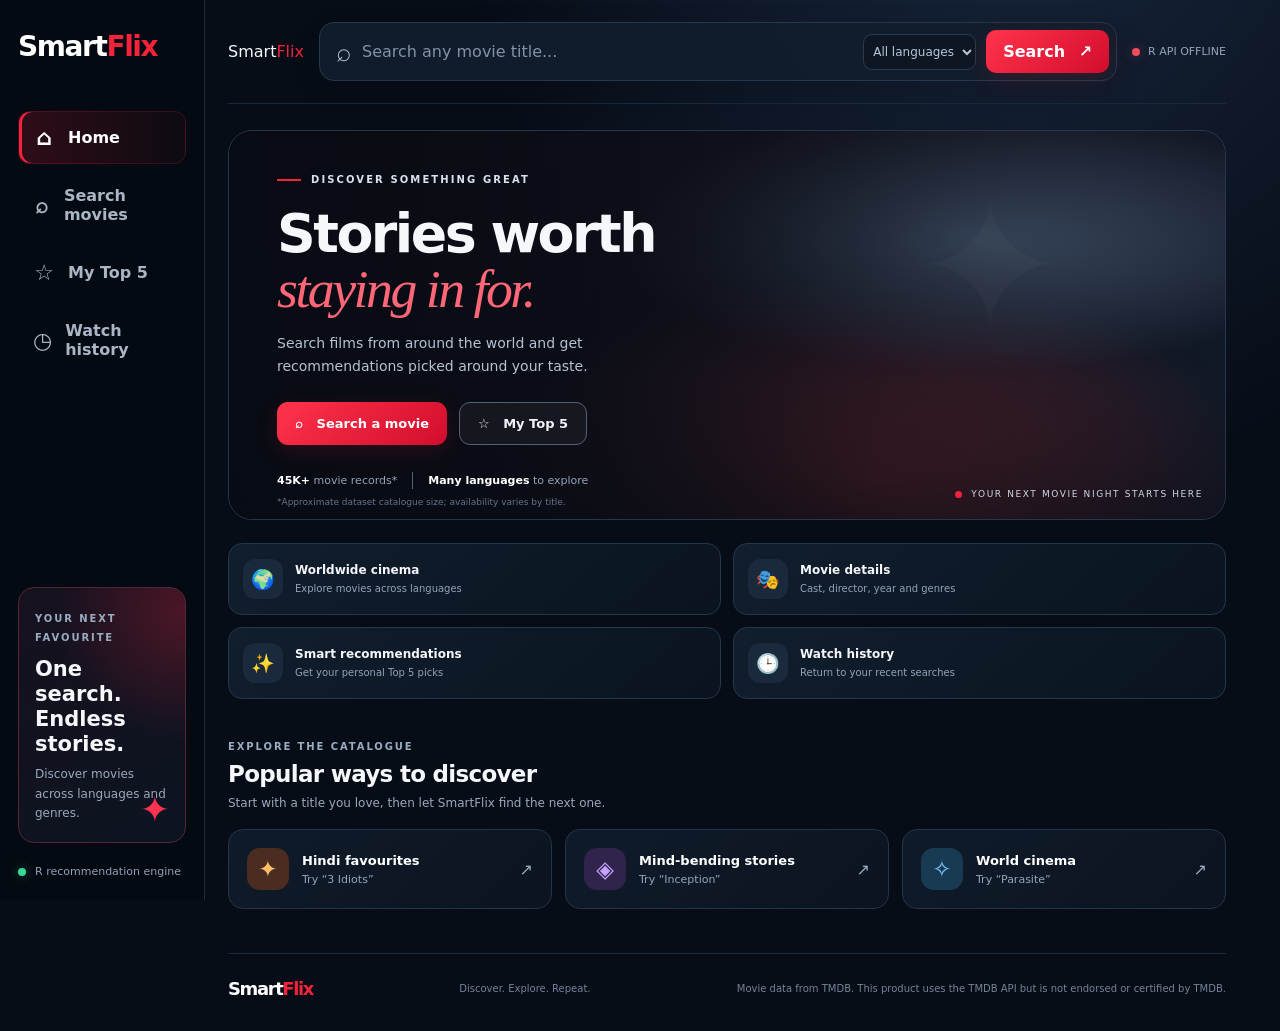
<file: frontend/index.html>
<!doctype html>
<html lang="en">
<head>
  <meta charset="utf-8">
  <meta name="viewport" content="width=device-width, initial-scale=1">
  <meta name="theme-color" content="#070d17">
  <title>SmartFlix — Discover your next movie</title>
  <link rel="preconnect" href="https://image.tmdb.org">
  <link rel="stylesheet" href="styles.css">
</head>
<body>
  <div class="app-shell">
    <aside class="sidebar">
      <a class="brand" href="#" id="homeLink">Smart<span>Flix</span></a>
      <nav class="side-nav" aria-label="Main navigation">
        <button class="nav-item active" data-view="home"><span>⌂</span> Home</button>
        <button class="nav-item" data-view="search"><span>⌕</span> Search movies</button>
        <button class="nav-item" data-view="top5"><span>☆</span> My Top 5</button>
        <button class="nav-item" data-view="history"><span>◷</span> Watch history</button>
      </nav>
      <div class="sidebar-promo">
        <span class="eyebrow">YOUR NEXT FAVOURITE</span>
        <h3>One search.<br>Endless stories.</h3>
        <p>Discover movies across languages and genres.</p>
        <span class="promo-spark">✦</span>
      </div>
      <div class="sidebar-bottom"><span class="live-dot"></span> R recommendation engine</div>
    </aside>

    <main class="main-content">
      <header class="topbar">
        <div class="mobile-brand">Smart<span>Flix</span></div>
        <div class="topbar-copy"><span class="eyebrow">YOUR PERSONAL CINEMA</span><strong>Find your next favourite</strong></div>
        <form class="search-form" id="searchForm" autocomplete="off">
          <span class="search-icon">⌕</span>
          <input id="movieInput" type="search" placeholder="Search any movie title..." aria-label="Search movie title">
          <select id="languageFilter" aria-label="Filter language">
            <option value="All">All languages</option>
            <option value="Hindi">Hindi</option><option value="English">English</option>
            <option value="Marathi">Marathi</option><option value="Tamil">Tamil</option>
            <option value="Telugu">Telugu</option><option value="Malayalam">Malayalam</option>
            <option value="Kannada">Kannada</option><option value="Korean">Korean</option>
            <option value="Japanese">Japanese</option><option value="Spanish">Spanish</option>
            <option value="French">French</option><option value="Bengali">Bengali</option>
            <option value="Chinese">Chinese</option><option value="German">German</option>
          </select>
          <button class="search-button" type="submit">Search <span>↗</span></button>
          <div class="suggestions hidden" id="suggestions"></div>
        </form>
        <div class="api-state" title="R API status"><span class="live-dot" id="statusDot"></span><span id="statusText">Connecting to R…</span></div>
      </header>

      <section class="hero" id="hero">
        <div class="hero-art" id="heroArt"></div>
        <div class="hero-shade"></div>
        <div class="hero-content">
          <span class="hero-kicker"><span class="kicker-line"></span> DISCOVER SOMETHING GREAT</span>
          <h1>Stories worth<br><em>staying in for.</em></h1>
          <p>Search films from around the world and get recommendations picked around your taste.</p>
          <div class="hero-actions">
            <button class="primary-button" id="heroSearchButton">⌕ &nbsp; Search a movie</button>
            <button class="secondary-button" id="heroTopButton">☆ &nbsp; My Top 5</button>
          </div>
          <div class="hero-stats"><span><b>45K+</b> movie records*</span><span class="stat-divider"></span><span><b>Many languages</b> to explore</span></div>
          <small class="fine-print">*Approximate dataset catalogue size; availability varies by title.</small>
        </div>
        <div class="hero-caption"><span class="caption-dot"></span> YOUR NEXT MOVIE NIGHT STARTS HERE</div>
      </section>

      <section class="feature-strip" aria-label="SmartFlix features">
        <div class="feature-pill"><span>🌍</span><div><b>Worldwide cinema</b><small>Explore movies across languages</small></div></div>
        <div class="feature-pill"><span>🎭</span><div><b>Movie details</b><small>Cast, director, year and genres</small></div></div>
        <div class="feature-pill"><span>✨</span><div><b>Smart recommendations</b><small>Get your personal Top 5 picks</small></div></div>
        <div class="feature-pill"><span>🕒</span><div><b>Watch history</b><small>Return to your recent searches</small></div></div>
      </section>

      <section class="content-section hidden" id="searchResultsSection">
        <div class="section-heading"><div><span class="eyebrow">MATCHING YOUR SEARCH</span><h2 id="searchHeading">Search results</h2></div><span class="result-count" id="searchCount"></span></div>
        <div class="movie-grid" id="searchResults"></div>
        <p class="empty-state hidden" id="searchEmpty">No matches found. Try another title or set language to All languages.</p>
      </section>

      <section class="content-section hidden" id="recommendationsSection">
        <div class="section-heading"><div><span class="eyebrow">BUILT AROUND YOUR PICK</span><h2>Because you searched <span id="selectedTitle">—</span></h2><p class="section-subtitle" id="selectedSummary"></p></div><span class="result-count" id="recCount"></span></div>
        <div class="selected-movie" id="selectedMovie"></div>
        <div class="section-heading compact"><div><span class="eyebrow">YOUR PERSONAL SHORTLIST</span><h2>Top 5 recommendations</h2></div><span class="top5-label">✦ SMARTFLIX PICKS</span></div>
        <div class="movie-grid top-five-grid" id="recommendationGrid"></div>
        <p class="empty-state hidden" id="recEmpty">No similar movies were found for this selection. Try another movie.</p>
      </section>

      <section class="content-section" id="welcomeSection">
        <div class="section-heading"><div><span class="eyebrow">EXPLORE THE CATALOGUE</span><h2>Popular ways to discover</h2><p class="section-subtitle">Start with a title you love, then let SmartFlix find the next one.</p></div></div>
        <div class="discovery-grid">
          <button class="discovery-card" data-query="3 Idiots"><span class="discovery-icon orange">✦</span><span><b>Hindi favourites</b><small>Try “3 Idiots”</small></span><span class="discovery-arrow">↗</span></button>
          <button class="discovery-card" data-query="Inception"><span class="discovery-icon purple">◈</span><span><b>Mind-bending stories</b><small>Try “Inception”</small></span><span class="discovery-arrow">↗</span></button>
          <button class="discovery-card" data-query="Parasite"><span class="discovery-icon blue">✧</span><span><b>World cinema</b><small>Try “Parasite”</small></span><span class="discovery-arrow">↗</span></button>
        </div>
      </section>

      <section class="content-section hidden" id="top5View">
        <div class="section-heading"><div><span class="eyebrow">YOUR PERSONAL SHORTLIST</span><h2>My Top 5</h2><p class="section-subtitle">Your latest five recommendations appear here after a movie search.</p></div></div>
        <div class="movie-grid top-five-grid" id="top5Grid"></div>
        <p class="empty-state" id="top5Empty">Search for a movie to create your personal Top 5 list.</p>
      </section>

      <section class="content-section hidden" id="historyView">
        <div class="section-heading"><div><span class="eyebrow">PICK UP WHERE YOU LEFT OFF</span><h2>Watch history</h2><p class="section-subtitle">Movies you have searched for on this browser.</p></div><button class="secondary-button small-button" id="clearHistory">Clear history</button></div>
        <div class="movie-grid" id="historyGrid"></div>
        <p class="empty-state" id="historyEmpty">Your history will appear here after you search for movies.</p>
      </section>
      <footer class="footer"><span class="brand footer-brand">Smart<span>Flix</span></span><span>Discover. Explore. Repeat.</span><span>Movie data from TMDB. This product uses the TMDB API but is not endorsed or certified by TMDB.</span></footer>
    </main>
  </div>

  <div class="toast hidden" id="toast" role="status"></div>
  <div class="modal hidden" id="detailModal" role="dialog" aria-modal="true" aria-labelledby="modalTitle">
    <button class="modal-backdrop" data-close-modal aria-label="Close details"></button>
    <article class="modal-card"><button class="modal-close" data-close-modal aria-label="Close">×</button><div id="modalContent"></div></article>
  </div>
  <script src="config.js"></script>
  <script src="app.js"></script>
</body>
</html>
</file>
<file: frontend/styles.css>
:root{--bg:#070d17;--panel:#0c1522;--panel2:#101d2c;--line:#223247;--text:#f5f7fb;--muted:#9aa9bc;--red:#f5223c;--red2:#b90f2a;--gold:#ffbd55;--radius:18px}*{box-sizing:border-box}html{scroll-behavior:smooth}body{margin:0;background:radial-gradient(ellipse at 80% -20%,#192840 0,transparent 40%),var(--bg);color:var(--text);font-family:Inter,ui-sans-serif,system-ui,-apple-system,"Segoe UI",sans-serif}button,input,select{font:inherit}button{cursor:pointer}.app-shell{min-height:100vh}.sidebar{position:fixed;inset:0 auto 0 0;width:236px;padding:30px 18px 22px;background:rgba(5,10,18,.92);border-right:1px solid #1b293a;display:flex;flex-direction:column;z-index:10}.brand{font-size:28px;font-weight:850;letter-spacing:-1.4px;color:#fff;text-decoration:none}.brand span,.mobile-brand span{color:var(--red)}.side-nav{display:grid;gap:8px;margin-top:48px}.nav-item{border:1px solid transparent;background:transparent;color:#aab6c6;text-align:left;padding:13px 14px;border-radius:12px;display:flex;align-items:center;gap:13px;font-weight:600;transition:.2s}.nav-item span{font-size:22px;width:22px;text-align:center}.nav-item:hover,.nav-item.active{background:linear-gradient(90deg,rgba(245,34,60,.18),rgba(245,34,60,.04));border-color:rgba(245,34,60,.18);color:#fff}.nav-item.active{box-shadow:inset 3px 0 var(--red)}.sidebar-promo{margin-top:auto;margin-bottom:22px;position:relative;overflow:hidden;padding:19px 16px;border:1px solid #552535;border-radius:16px;background:radial-gradient(circle at 100% 10%,rgba(245,34,60,.25),transparent 45%),linear-gradient(145deg,#17111e,#0c1421)}.eyebrow{font-size:10px;letter-spacing:1.9px;font-weight:800;color:#9aacc2}.sidebar-promo h3{font-size:21px;line-height:1.2;margin:12px 0 8px}.sidebar-promo p{font-size:12px;color:var(--muted);line-height:1.6;margin:0;max-width:150px}.promo-spark{position:absolute;right:15px;bottom:12px;font-size:36px;color:#fa3450}.sidebar-bottom{display:flex;align-items:center;gap:9px;font-size:11px;color:#93a1b5}.live-dot{width:8px;height:8px;border-radius:50%;display:inline-block;background:#36d99a;box-shadow:0 0 12px #36d99a66;flex-shrink:0}.live-dot.offline{background:#f34c5f;box-shadow:0 0 12px #f34c5f66}.main-content{margin-left:236px;padding:0 34px;width:calc(100% - 236px);max-width:none;min-width:0}.topbar{min-height:104px;display:flex;align-items:center;gap:25px;border-bottom:1px solid #1a293a}.topbar-copy{min-width:170px;display:grid;gap:5px}.topbar-copy strong{font-size:15px}.search-form{position:relative;display:flex;align-items:center;gap:10px;min-width:200px;flex:1;padding:7px;background:rgba(17,29,44,.94);border:1px solid #26384d;border-radius:15px;box-shadow:0 8px 28px #0002}.search-icon{font-size:26px;color:#a8b7ca;padding-left:9px}.search-form input{width:100%;min-width:70px;background:transparent;border:0;outline:0;color:#fff;padding:11px 0}.search-form input::placeholder{color:#8292a8}.search-form select{max-width:142px;color:#b8c6d7;background:#0d1724;border:1px solid #2a3a4d;border-radius:9px;padding:9px 5px;outline:none;font-size:12px}.search-button,.primary-button{border:0;background:linear-gradient(135deg,#ff334c,#d20d2c);color:white;border-radius:10px;padding:12px 17px;font-weight:750;white-space:nowrap;box-shadow:0 6px 22px #f5223c24}.search-button span{margin-left:8px}.search-button:hover,.primary-button:hover{filter:brightness(1.12);transform:translateY(-1px)}.api-state{display:flex;align-items:center;gap:8px;color:#93a5bb;font-size:11px;white-space:nowrap}.hero{height:390px;margin:26px 0 40px;position:relative;overflow:hidden;border:1px solid #29364a;border-radius:24px;background:linear-gradient(115deg,#261521,#18263b 55%,#0d1725);isolation:isolate}.hero-art{position:absolute;inset:0;background:radial-gradient(ellipse at 75% 28%,#4d607b 0,transparent 34%),radial-gradient(ellipse at 65% 90%,#762a35 0,transparent 42%),linear-gradient(120deg,#261521,#101b2a);z-index:-2}.hero-art:after{content:"✦";position:absolute;right:16%;top:8%;font-size:180px;color:#ffffff0b}.hero-shade{position:absolute;inset:0;background:linear-gradient(90deg,rgba(7,11,19,.97) 0%,rgba(7,11,19,.78) 38%,rgba(7,11,19,.1) 100%),linear-gradient(0deg,rgba(7,11,19,.5),transparent 35%);z-index:-1}.hero-content{padding:43px 48px;max-width:590px}.hero-kicker{font-size:10px;letter-spacing:2.1px;color:#d9e1ec;font-weight:800;display:flex;align-items:center;gap:10px}.kicker-line{width:24px;height:2px;background:var(--red)}.hero h1{font-size:clamp(38px,4.2vw,58px);line-height:1.02;letter-spacing:-2.5px;margin:22px 0 15px}.hero h1 em{font-family:Georgia,serif;color:#ff6677;font-weight:500}.hero-content>p{font-size:14px;line-height:1.7;color:#b7c2d1;max-width:390px}.hero-actions{display:flex;gap:12px;margin-top:23px}.primary-button,.secondary-button{padding:13px 18px;border-radius:11px;font-size:13px;font-weight:750}.secondary-button{background:#ffffff0b;border:1px solid #526176;color:#f0f4fa}.secondary-button:hover{background:#ffffff15}.hero-stats{display:flex;gap:15px;align-items:center;margin-top:27px;color:#94a3b8;font-size:11px}.hero-stats b{color:#fff}.stat-divider{height:17px;width:1px;background:#536075}.fine-print{display:block;color:#64758b;font-size:9px;margin-top:8px}.hero-caption{position:absolute;right:22px;bottom:20px;font-size:9px;letter-spacing:1.6px;color:#d1d9e4;display:flex;gap:9px;align-items:center}.caption-dot{width:7px;height:7px;background:var(--red);border-radius:50%}.content-section{margin:36px 0 44px}.section-heading{display:flex;align-items:end;justify-content:space-between;gap:20px;margin-bottom:19px}.section-heading h2{font-size:23px;letter-spacing:-.7px;margin:7px 0 0}.section-subtitle{color:var(--muted);font-size:12px;margin:9px 0 0}.result-count,.top5-label{font-size:11px;color:#a5b4c7;background:#101b2a;border:1px solid #26374a;padding:8px 11px;border-radius:100px}.top5-label{color:#ffd179;border-color:#5c4729;background:#241e17}.compact{margin-top:36px}.discovery-grid{display:grid;grid-template-columns:repeat(3,minmax(0,1fr));gap:13px}.discovery-card{display:flex;align-items:center;gap:13px;text-align:left;padding:18px;border-radius:15px;border:1px solid #24354a;background:linear-gradient(135deg,#101b2a,#0b1420);color:#fff;transition:.2s}.discovery-card:hover{border-color:#a83147;transform:translateY(-2px)}.discovery-card>span:nth-child(2){display:grid;gap:5px}.discovery-card b{font-size:13px}.discovery-card small{font-size:11px;color:#95a6ba}.discovery-icon{width:42px;height:42px;border-radius:13px;display:grid;place-items:center;font-size:23px}.discovery-icon.orange{color:#ffbd69;background:#4b2c20}.discovery-icon.purple{color:#c1a3ff;background:#30234c}.discovery-icon.blue{color:#7ac9ff;background:#183b53}.discovery-arrow{margin-left:auto;color:#9bacc1}.movie-grid{display:grid;grid-template-columns:repeat(6,minmax(0,1fr));gap:16px}.movie-card{min-width:0;text-align:left;padding:0;overflow:hidden;border-radius:15px;background:linear-gradient(180deg,#101d2b,#0b1420);border:1px solid #26374b;color:#fff;transition:transform .2s,border-color .2s,box-shadow .2s}.movie-card:hover{transform:translateY(-5px);border-color:#a53a4b;box-shadow:0 12px 26px #0005}.poster-wrap{height:clamp(230px,22vw,330px);position:relative;background:linear-gradient(145deg,#273950,#111827);overflow:hidden}.poster-wrap img{width:100%;height:100%;object-fit:cover;display:block}.poster-placeholder{position:absolute;inset:0;display:flex;align-items:end;padding:15px;background:radial-gradient(circle at 70% 22%,#9b5d6c55,transparent 35%),linear-gradient(145deg,#25374c,#111723 75%);font-family:Georgia,serif;font-size:21px;font-weight:bold;line-height:1.1;overflow:hidden}.poster-placeholder:before{content:"✦";position:absolute;top:18px;right:15px;font-size:40px;color:#ffffff18}.poster-placeholder span{position:relative;z-index:1}.rank-badge{position:absolute;top:10px;left:10px;background:var(--red);border-radius:8px;padding:5px 8px;font-size:11px;font-weight:850}.poster-overlay{position:absolute;inset:auto 0 0;padding:32px 10px 10px;background:linear-gradient(transparent,#060b13e8);font-size:10px;color:#fff}.movie-card-info{padding:12px}.movie-card-title{font-size:13px;line-height:1.35;font-weight:750;min-height:34px;display:-webkit-box;-webkit-line-clamp:2;-webkit-box-orient:vertical;overflow:hidden}.movie-meta{display:flex;align-items:center;justify-content:space-between;gap:8px;margin-top:9px;color:#a7b5c7;font-size:10px}.movie-rating{color:var(--gold)}.movie-tags{display:flex;flex-wrap:wrap;gap:5px;margin-top:10px}.movie-tag{font-size:9px;color:#b6c5d6;border:1px solid #2c3b4e;background:#111d2a;padding:4px 6px;border-radius:5px}.selected-movie{display:grid;grid-template-columns:155px 1fr;gap:23px;padding:20px;border:1px solid #2a394d;border-radius:18px;background:linear-gradient(110deg,#121d2b,#0b1420)}.selected-poster{height:220px;border-radius:11px;overflow:hidden;background:#172538}.selected-poster img{width:100%;height:100%;object-fit:cover}.selected-info h3{font-size:25px;margin:4px 0 9px}.selected-info p{color:#aab9cb;font-size:13px;line-height:1.65}.detail-chips{display:flex;gap:7px;flex-wrap:wrap;margin:10px 0}.detail-chip{border:1px solid #2c3d51;background:#152233;border-radius:7px;padding:6px 8px;font-size:10px;color:#c4d0df}.selected-info .detail-lines{font-size:11px;color:#98a9bd;line-height:1.8}.selected-info .detail-lines b{color:#f4f6fa;margin-right:7px}.empty-state{padding:28px;border:1px dashed #33445a;border-radius:15px;text-align:center;color:#9cacc0;font-size:13px}.suggestions{position:absolute;top:calc(100% + 8px);left:0;right:0;background:#0d1725;border:1px solid #2b3b50;border-radius:13px;box-shadow:0 18px 35px #0008;z-index:30;overflow:hidden;max-height:360px;overflow-y:auto}.suggestion-item{width:100%;border:0;border-bottom:1px solid #1e2b3b;background:transparent;color:#f2f5fa;text-align:left;padding:12px 15px;display:flex;gap:11px;align-items:center}.suggestion-item:last-child{border-bottom:0}.suggestion-item:hover{background:#172538}.suggestion-symbol{color:var(--red);font-size:17px}.suggestion-copy{display:grid;gap:4px;min-width:0}.suggestion-copy b{font-size:12px}.suggestion-copy small{font-size:10px;color:#9bacc0}.suggestion-language{margin-left:auto;color:#8ea0b6;font-size:10px}.footer{display:flex;align-items:center;justify-content:space-between;gap:15px;padding:24px 0 32px;border-top:1px solid #1b2a3b;color:#73849a;font-size:10px}.footer-brand{font-size:18px}.modal{position:fixed;inset:0;z-index:100;display:grid;place-items:center;padding:22px}.modal-backdrop{position:absolute;inset:0;background:#02050be8;border:0;backdrop-filter:blur(8px)}.modal-card{position:relative;z-index:1;width:min(760px,100%);max-height:90vh;overflow:auto;border:1px solid #33445a;border-radius:22px;background:#0b1420;box-shadow:0 28px 80px #0009}.modal-close{position:absolute;right:14px;top:14px;z-index:2;width:38px;height:38px;border:1px solid #ffffff33;border-radius:50%;background:#0a111dcc;color:#fff;font-size:24px}.modal-layout{display:grid;grid-template-columns:230px 1fr;gap:25px;padding:25px}.modal-poster{width:100%;aspect-ratio:2/3;border-radius:13px;overflow:hidden;background:#182639}.modal-poster img{width:100%;height:100%;object-fit:cover}.modal-copy{padding:8px 18px 8px 0}.modal-copy h2{font-size:27px;margin:10px 0}.modal-copy p{font-size:13px;line-height:1.75;color:#a9b8ca}.modal-copy .detail-lines{font-size:12px;line-height:2;color:#a6b5c8}.modal-copy .detail-lines b{display:inline-block;width:70px;color:#fff}.modal-action{margin-top:14px}.toast{position:fixed;bottom:25px;left:50%;transform:translateX(-50%);z-index:150;background:#172537;border:1px solid #3a4c62;color:#fff;padding:13px 18px;border-radius:12px;box-shadow:0 12px 30px #0008;font-size:13px;max-width:90vw}.hidden{display:none!important}.small-button{padding:9px 13px;font-size:11px}@media(max-width:1300px){.movie-grid{grid-template-columns:repeat(5,minmax(0,1fr))}.sidebar{width:205px}.main-content{margin-left:205px;padding:0 23px}.topbar{gap:15px}.topbar-copy{display:none}.movie-grid{grid-template-columns:repeat(4,minmax(0,1fr))}.poster-wrap{height:210px}}@media(max-width:900px){.sidebar{width:70px;padding:24px 9px}.brand{font-size:0;text-align:center}.brand:first-letter{font-size:25px}.brand span{display:none}.side-nav{margin-top:35px}.nav-item{justify-content:center;padding:13px 5px;font-size:0}.nav-item span{font-size:22px}.sidebar-promo,.sidebar-bottom{display:none}.main-content{margin-left:70px;padding:0 18px}.api-state{display:none}.topbar{min-height:85px}.hero{height:360px}.hero-content{padding:38px 28px}.movie-grid{grid-template-columns:repeat(3,minmax(0,1fr))}.poster-wrap{height:205px}.discovery-grid{grid-template-columns:1fr}.search-form select{max-width:105px}}@media(max-width:600px){.main-content{width:100%;padding:0 12px;margin-left:0;padding-bottom:65px}.sidebar{inset:auto 0 0;width:100%;height:62px;padding:5px 10px;border-right:0;border-top:1px solid #263548;flex-direction:row;justify-content:center;background:#060b13f5}.sidebar>.brand,.sidebar-promo,.sidebar-bottom{display:none}.side-nav{display:flex;margin:0;width:100%;justify-content:space-around;gap:4px}.nav-item{flex:1;display:flex;flex-direction:column;gap:1px;font-size:9px;padding:5px 2px;border-radius:9px}.nav-item span{font-size:18px}.topbar{flex-wrap:wrap;padding:14px 0;gap:10px}.mobile-brand{display:block;font-size:21px;font-weight:850;letter-spacing:-1px;width:100%}.topbar-copy{display:none}.search-form{flex-wrap:wrap;gap:7px;padding:6px}.search-form input{flex:1}.search-form select{order:4;max-width:none;flex:1}.search-button{padding:10px 12px}.hero{height:auto;min-height:390px;margin-top:16px}.hero-content{padding:28px 20px}.hero h1{font-size:42px}.hero-content>p{max-width:290px}.hero-caption{display:none}.hero-stats{flex-wrap:wrap}.section-heading h2{font-size:20px}.movie-grid{grid-template-columns:repeat(2,minmax(0,1fr));gap:10px}.poster-wrap{height:230px}.selected-movie{grid-template-columns:100px 1fr;padding:13px;gap:13px}.selected-poster{height:150px}.selected-info h3{font-size:18px}.selected-info p{font-size:11px}.top5-label{display:none}.modal-layout{grid-template-columns:110px 1fr;padding:17px;gap:14px}.modal-copy h2{font-size:20px}.modal-copy p{font-size:11px}.modal-copy .detail-lines{font-size:10px}.modal-copy .detail-lines b{width:58px}.footer{flex-wrap:wrap;justify-content:center;text-align:center;padding-bottom:85px}.result-count{font-size:9px}.discovery-card{padding:13px}.poster-wrap{height:190px}}
/* Extra discovery feature strip */
.feature-strip{display:grid;grid-template-columns:repeat(4,minmax(0,1fr));gap:12px;margin:-17px 0 35px}
.feature-pill{display:flex;align-items:center;gap:12px;padding:15px 14px;background:linear-gradient(140deg,#111e2d,#0a1420);border:1px solid #24364a;border-radius:14px;min-width:0}
.feature-pill>span{width:40px;height:40px;flex-shrink:0;display:grid;place-items:center;background:#1a293b;border-radius:12px;font-size:19px}
.feature-pill div{display:grid;gap:5px;min-width:0}.feature-pill b{font-size:12px}.feature-pill small{font-size:10px;color:#92a4b9;line-height:1.4}
@media(max-width:1300px){.feature-strip{grid-template-columns:repeat(2,minmax(0,1fr))}}
@media(max-width:600px){.feature-strip{grid-template-columns:1fr 1fr;gap:8px}.feature-pill{padding:10px 8px;gap:8px}.feature-pill>span{width:31px;height:31px;font-size:15px}.feature-pill b{font-size:10px}.feature-pill small{font-size:9px}}

/* Poster fallback: keep the title clear of the language strip */
.poster-placeholder{padding:18px 12px 48px;align-items:flex-end;background:radial-gradient(ellipse at 65% 22%,#b74b5e55 0,transparent 36%),radial-gradient(ellipse at 20% 70%,#395b7b88 0,transparent 42%),linear-gradient(145deg,#24364b,#101722 72%)}
.poster-placeholder span{font-family:Georgia,serif;font-size:clamp(17px,1.5vw,25px);text-shadow:0 2px 12px #000b;overflow-wrap:anywhere}
.poster-overlay{z-index:2;min-height:30px;padding:9px 10px;background:linear-gradient(0deg,#050b13f5,#0b1420e8);border-top:1px solid #ffffff0d}
</file>
